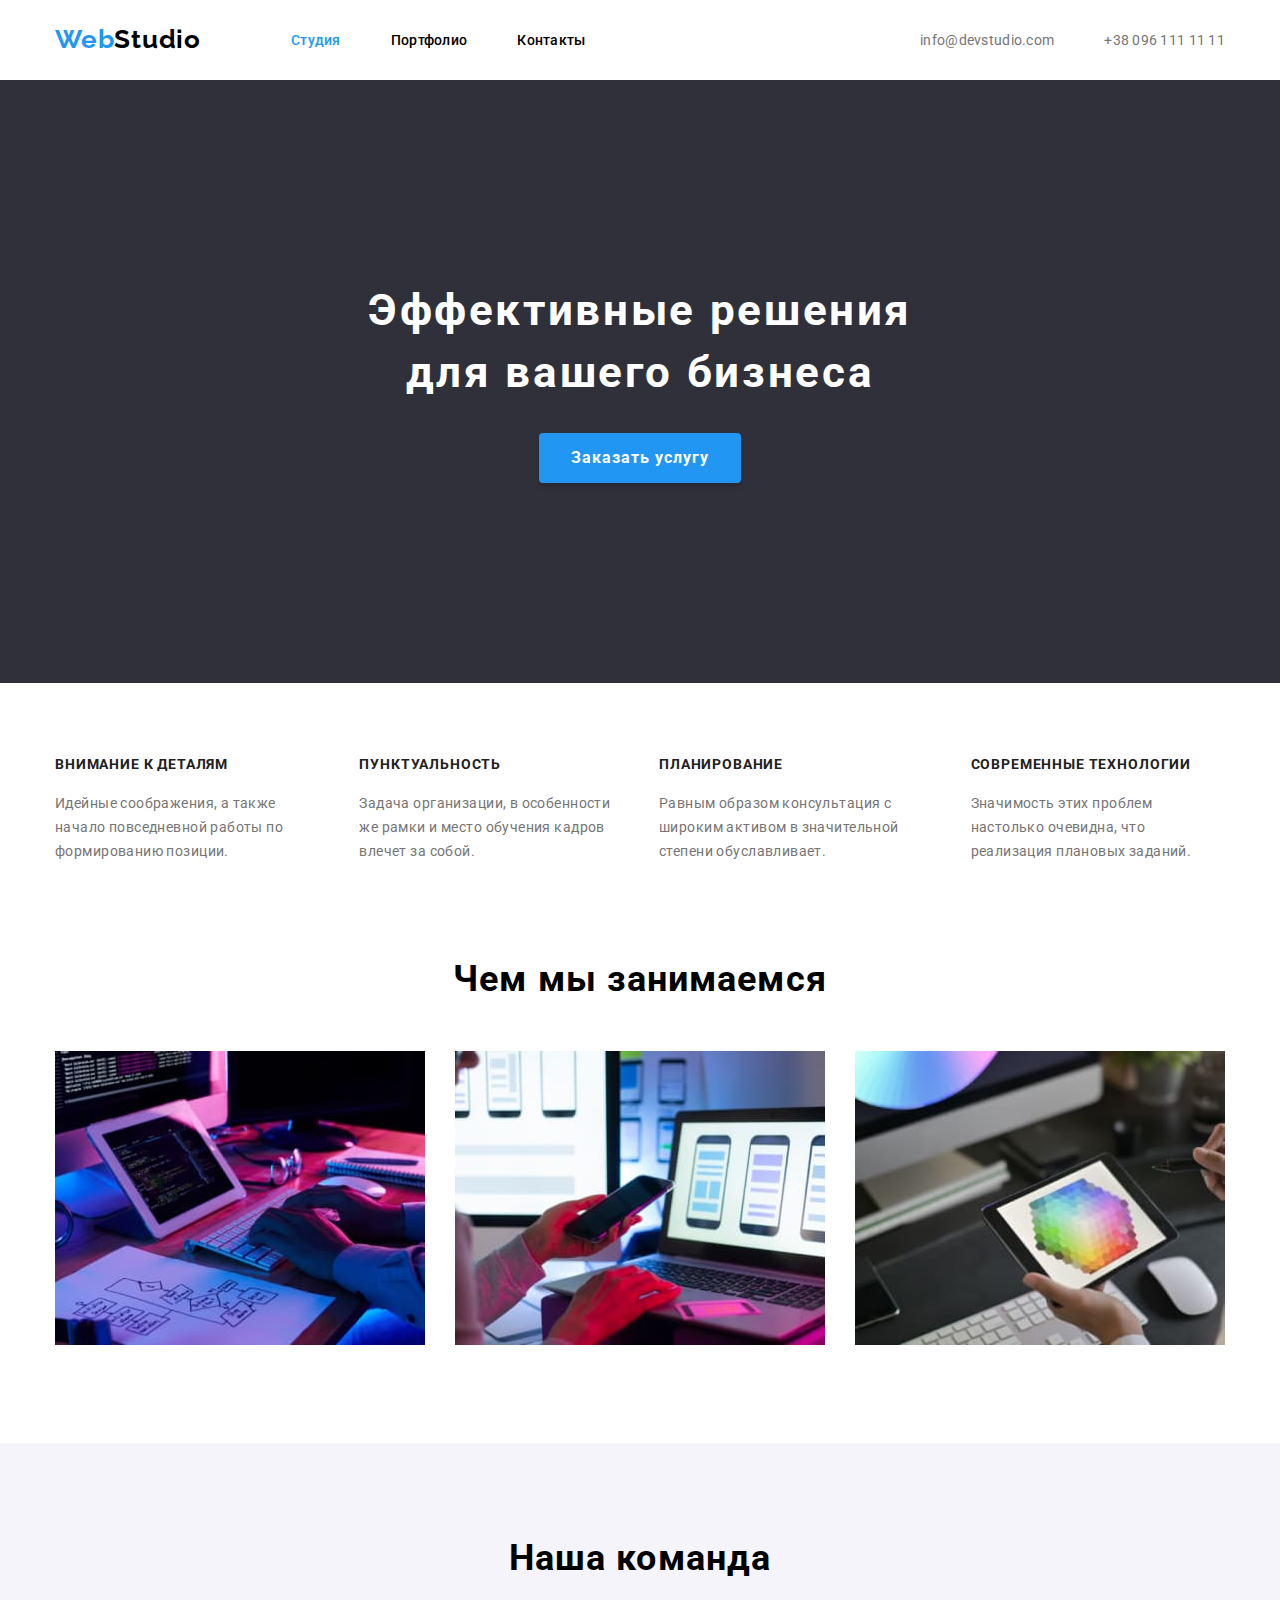
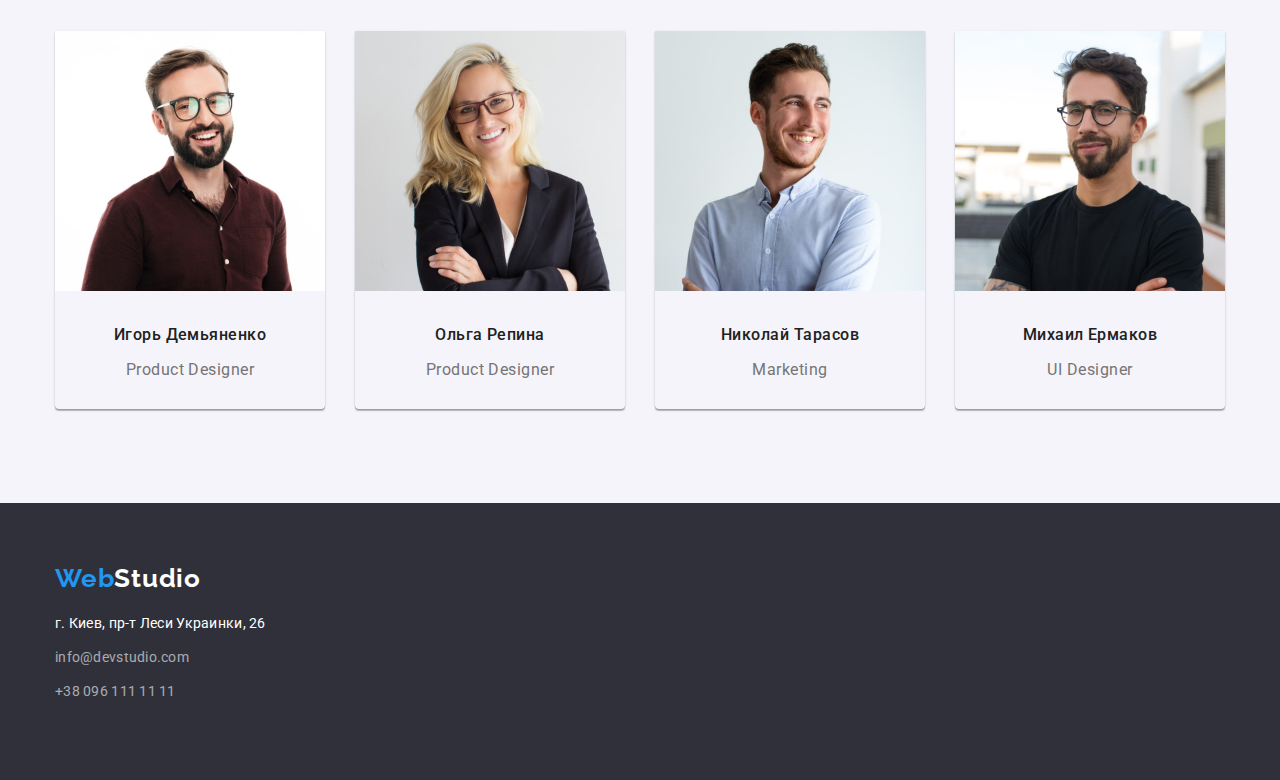
<file: index.html>
<!DOCTYPE html>
<html lang="en">
  <head>
    <meta charset="UTF-8" />
    <meta http-equiv="X-UA-Compatible" content="IE=edge" />
    <meta name="viewport" content="width=device-width, initial-scale=1.0" />
    <title>Work Denis Myrhoiazov</title>
    <link
      rel="stylesheet"
      href="https://cdnjs.cloudflare.com/ajax/libs/modern-normalize/1.1.0/modern-normalize.min.css"
    />
    <link
      href="https://fonts.googleapis.com/css2?family=Raleway:wght@700&family=Roboto:wght@400;500;700;900&display=swap"
      rel="stylesheet"
    />
    <link rel="stylesheet" href="./css/style.css" />
  </head>
  <body>
    <header class="header">
      <div class="container">
        <div class="nav-wrapper">
          <a class="logo nav-logo" href="index.html"><span>Web</span>Studio</a>
          <nav class="site-nav">
            <ul class="nav-list">
              <li class="item">
                <a class="nav-link studio-active" href="index.html">Студия</a>
              </li>
              <li class="item">
                <a class="nav-link" href="portfolio.html">Портфолио</a>
              </li>
              <li class="item"><a class="nav-link" href="#">Контакты</a></li>
            </ul>
          </nav>
          <div class="header-contact">
            <ul class="contact nav-contact">
              <li class="item">
                <a class="contact-link" href="mailto:info@devstudio.com"
                  >info@devstudio.com</a
                >
              </li>
              <li class="item">
                <a class="contact-link" href="tel:+80961111111"
                  >+38 096 111 11 11</a
                >
              </li>
            </ul>
          </div>
        </div>
      </div>
    </header>
    <main class="main">
      <section class="main-header">
        <h1 class="main-hero-title">
          Эффективные решения <br />
          для вашего бизнеса
        </h1>
        <button class="main-btn" type="button">Заказать услугу</button>
      </section>
      <!-- Не видимый заголовок -->
      <h2 class="main-text">Примеры услуг работы</h2>
      <!-- Не видимый заголовок -->
      <div class="container">
        <section class="our-work">
          <ul class="our-work-list">
            <li class="our-work-link">
              <h3 class="our-work__title">Внимание к деталям</h3>
              <p class="our-work__subtitle">
                Идейные соображения, а также начало повседневной работы по
                формированию позиции.
              </p>
            </li>

            <li class="our-work-link">
              <h3 class="our-work__title">Пунктуальность</h3>
              <p class="our-work__subtitle">
                Задача организации, в особенности же рамки и место обучения
                кадров влечет за собой.
              </p>
            </li>

            <li class="our-work-link">
              <h3 class="our-work__title">Планирование</h3>
              <p class="our-work__subtitle">
                Равным образом консультация с широким активом в значительной
                степени обуславливает.
              </p>
            </li>

            <li class="our-work-link">
              <h3 class="our-work__title">Современные технологии</h3>
              <p class="our-work__subtitle">
                Значимость этих проблем настолько очевидна, что реализация
                плановых заданий.
              </p>
            </li>
          </ul>
        </section>
        <section class="our-progress">
          <h2 class="progress-title title">Чем мы занимаемся</h2>

          <ul class="progress-list">
            <li class="progress-link">
              <img
                src="./images/img1.jpg"
                alt="Картинка компьютера 1"
                width="370"
                height="294"
              />
            </li>
            <li class="progress-link">
              <img
                src="./images/img2.jpg"
                alt="Картинка компьютера 2"
                width="370"
                height="294"
              />
            </li>
            <li class="progress-link">
              <img
                src="./images/img3.jpg"
                alt="Картинка компьютера 3"
                width="370"
                height="294"
              />
            </li>
          </ul>
        </section>
      </div>

      <section class="our-team">
        <div class="container">
          <h2 class="team-title title">Наша команда</h2>
          <ul class="team-list">
            <li class="team-link">
              <img
                src="./images/img-team1.jpg"
                alt="Игорь Демьяненко"
                width="270"
                height="260"
              />
              <h3 class="team-text">Игорь Демьяненко</h3>
              <p class="team-subtext">Product Designer</p>
            </li>
            <li class="team-link">
              <img
                src="./images/img-team2.jpg"
                alt="Ольга Репина"
                width="270"
                height="260"
              />
              <h3 class="team-text">Ольга Репина</h3>
              <p class="team-subtext">Product Designer</p>
            </li>

            <li class="team-link">
              <img
                src="./images/img-team3.jpg"
                alt="Николай Тарасов"
                width="270"
                height="260"
              />
              <h3 class="team-text">Николай Тарасов</h3>
              <p class="team-subtext">Marketing</p>
            </li>

            <li class="team-link">
              <img
                src="./images/img-team4.jpg"
                alt="Михаил Ермаков"
                width="270"
                height="260"
              />
              <h3 class="team-text">Михаил Ермаков</h3>
              <p class="team-subtext">UI Designer</p>
            </li>
          </ul>
        </div>
      </section>
    </main>
    <footer class="footer">
      <div class="container">
        <a class="logo footer-logo" href="index.html"><span>Web</span>Studio</a>
        <address>
          <ul class="contact footer-contact">
            <li class="item">
              <a
                class="contact-link footer-map"
                href="https://goo.gl/maps/vvdmtpZNE354Qot68"
                >г. Киев, пр-т Леси Украинки, 26</a
              >
            </li>
            <li class="item">
              <a class="contact-link" href="mailto:info@devstudio.com"
                >info@devstudio.com</a
              >
            </li>
            <li class="item">
              <a class="contact-link" href="tel:+80961111111"
                >+38 096 111 11 11</a
              >
            </li>
          </ul>
        </address>
      </div>
    </footer>
  </body>
</html>
</file>
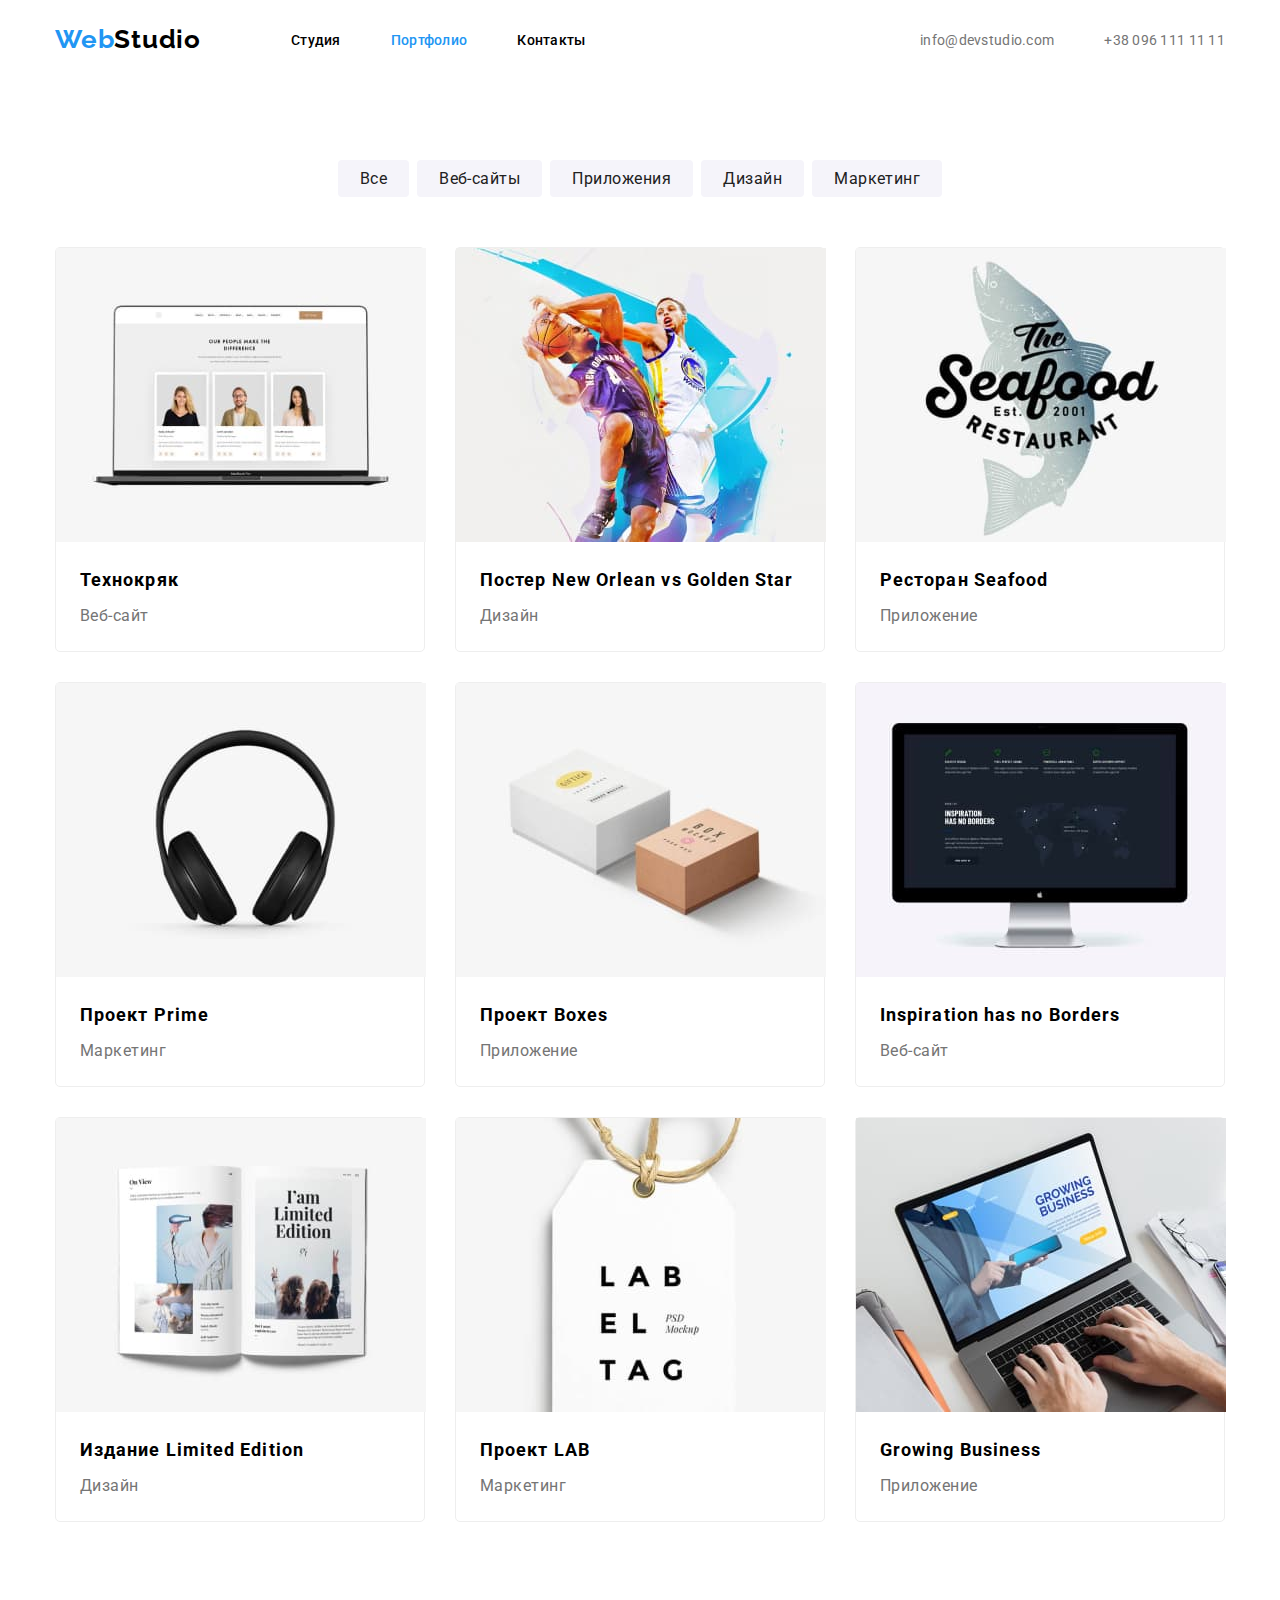
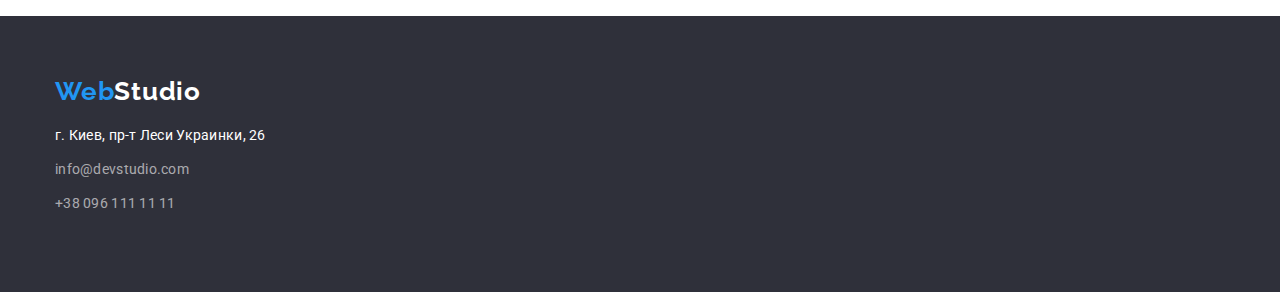
<file: portfolio.html>
<!DOCTYPE html>
<html lang="en">
  <head>
    <meta charset="UTF-8" />
    <meta http-equiv="X-UA-Compatible" content="IE=edge" />
    <meta name="viewport" content="width=device-width, initial-scale=1.0" />
    <title>Work Myrhoiazov 2</title>
    <link rel="stylesheet" href="https://cdnjs.cloudflare.com/ajax/libs/modern-normalize/1.1.0/modern-normalize.min.css">
    <link
      href="https://fonts.googleapis.com/css2?family=Raleway:wght@700&family=Roboto:wght@400;500;700;900&display=swap"
      rel="stylesheet"
    />
    <link rel="stylesheet" href="./css/style.css" />
  </head>
  <body>
    <header class="header">
      <div class="container">
        <div class="nav-wrapper">
            <a class="logo nav-logo" href="index.html"
              ><span>Web</span>Studio</a
            >
            <nav class="site-nav"></nav>
            <ul class="nav-list">
              <li class="item">
                <a class="nav-link " href="index.html">Студия</a>
              </li>
              <li class="item">
                <a class="nav-link portfolio-active" href="portfolio.html">Портфолио</a>
              </li>
              <li class="item"><a class="nav-link" href="#">Контакты</a></li>
            </ul>
          </nav>
          <div class="header-contact">
            <ul class="contact nav-contact">
              <li class="item">
                <a class="contact-link" href="mailto:info@devstudio.com"
                  >info@devstudio.com</a
                >
              </li>
              <li class="item">
                <a class="contact-link" href="tel:+80961111111"
                  >+38 096 111 11 11</a
                >
              </li>
            </ul>
          </div>
        </div>
      </div>
    </header>
    <main class="main-portfolio">
      <div class="container">
        <section class="portfolio-body">
          <!-- Не видимый заголовок  ГЕРОй-->
          <h1 class="main-text">Примеры услуг работы</h1>
          <!-- Не видимый заголовок -->
          <ul class="portfolio-link">
            <li class="btn">
              <button type="button">Все</button>
            </li>
            <li class="btn">
              <button type="button">Веб-сайты</button>
            </li>
            <li class="btn">
              <button type="button">Приложения</button>
            </li>
            <li class="btn">
              <button type="button">Дизайн</button>
            </li>
            <li class="btn">
              <button type="button">Маркетинг</button>
            </li>
          </ul>
          <ul class="portfolio-items">
            <li class="item">
              <img
                class="portfolio-img"
                src="./images/Portfolio/img1.jpg"
                alt="Технокряк"
                width="370"
              />
              <h3 class="portfolio-title">Технокряк</h3>
              <p class="portfolio-subtitle">Веб-сайт</p>
            </li>
            <li class="item">
              <img
                class="portfolio-img"
                src="./images/Portfolio/img2.jpg"
                alt="Постер New Orlean"
                width="370"
              />
              <h3 class="portfolio-title">Постер New Orlean vs Golden Star</h3>
              <p class="portfolio-subtitle">Дизайн</p>
            </li>
            <li class="item">
              <img
                class="portfolio-img"
                src="./images/Portfolio/img3.jpg"
                alt="Ресторан Seafood"
                width="370"
              />
              <h3 class="portfolio-title">Ресторан Seafood</h3>
              <p class="portfolio-subtitle">Приложение</p>
            </li>

            <li class="item">
              <img
                class="portfolio-img"
                src="./images/Portfolio/img4.jpg"
                alt="Проект Prime"
                width="370"
              />
              <h3 class="portfolio-title">Проект Prime</h3>
              <p class="portfolio-subtitle">Маркетинг</p>
            </li>

            <li class="item">
              <img
                class="portfolio-img"
                src="./images/Portfolio/img5.jpg"
                alt="Проект Boxes"
                width="370"
              />
              <h3 class="portfolio-title">Проект Boxes</h3>
              <p class="portfolio-subtitle">Приложение</p>
            </li>
            <li class="item">
              <img
                class="portfolio-img"
                src="./images/Portfolio/img6.jpg"
                alt="Inspiration has no Borders"
                width="370"
              />
              <h3 class="portfolio-title">Inspiration has no Borders</h3>
              <p class="portfolio-subtitle">Веб-сайт</p>
            </li>
            <li class="item">
              <img
                class="portfolio-img"
                src="./images/Portfolio/img7.jpg"
                alt="Издание Limited Edition"
                width="370"
              />
              <h3 class="portfolio-title">Издание Limited Edition</h3>
              <p class="portfolio-subtitle">Дизайн</p>
            </li>
            <li class="item">
              <img
                class="portfolio-img"
                src="./images/Portfolio/img8.jpg"
                alt="Проект LAB"
                width="370"
              />
              <h3 class="portfolio-title">Проект LAB</h3>
              <p class="portfolio-subtitle">Маркетинг</p>
            </li>
            <li class="item">
              <img
                class="portfolio-img"
                src="./images/Portfolio/img9.jpg"
                alt="ТGrowing Business"
                width="370"
              />
              <h3 class="portfolio-title">Growing Business</h3>
              <p class="portfolio-subtitle">Приложение</p>
            </li>
          </ul>
        </section>
      </div>
    </main>

    <footer class="footer">
      <div class="container">
        <a class="logo footer-logo" href="index.html"><span>Web</span>Studio</a>
        <address>
          <ul class="contact footer-contact">
            <li class="item">
              <a
                class="contact-link footer-map"
                href="https://goo.gl/maps/vvdmtpZNE354Qot68"
                >г. Киев, пр-т Леси Украинки, 26</a
              >
            </li>
            <li class="item">
              <a class="contact-link" href="mailto:info@devstudio.com"
                >info@devstudio.com</a
              >
            </li>
            <li class="item">
              <a class="contact-link" href="tel:+80961111111"
                >+38 096 111 11 11</a
              >
            </li>
          </ul>
        </address>
      </div>
    </footer>
  </body>
</html>
</file>
<file: css/style.css>
html {
  box-sizing: border-box;
}

*,
*::before,
*::after {
  box-sizing: inherit;
}

ul,
li {
  padding: 0;
}

/* Общие файлы Css */

/* ---------Брендовые цвета---------- */

:root {
  --blu-brand-color: #2196f3;
  --black-brand-color: rgba(33, 33, 33, 1);
  --grey-brand-color: rgba(117, 117, 117, 1);
  --white-brand-color: #fff;
  --black-logo: #000;
  --brand-color-footer: rgba(47, 48, 58, 1);
}

body {
  font-family: 'Roboto';
  box-sizing: border-box;
  color: #000;
  background-color: var(--white-brand-color);
  margin: 0;
}

.container {
  max-width: 1200px;
  margin: 0 auto;
  padding-left: 15px;
  padding-right: 15px;
}

/* -------Стилизация Навигации------- */

.nav-wrapper {
  display: flex;
  align-items: center;
  flex-wrap: wrap;
}

.site-nav {
  height: 80px;
  display: flex;
  align-items: center;
  flex-wrap: wrap;
}

/* Logo */

.logo {
  font-size: 26px;
  text-decoration: none;
  color: var(----black-brand-color);
  font-weight: 700;
  line-height: 1.2;
  font-family: 'Raleway';
  letter-spacing: 0.03em;
  margin-right: 90px;
}

.logo span {
  color: var(--blu-brand-color);
}

.nav-list,
.nav-contact {
  list-style: none;
  display: flex;
}

.nav-list .nav-link {
  color: var(----black-brand-color);
  font-size: 14px;
  line-height: 1.1;
  letter-spacing: 0.02em;
  font-weight: 500;
  text-decoration: none;
}

.nav-list .nav-link:hover,
.nav-list .nav-link:focus {
  color: var(--blu-brand-color);
}

.nav-list .portfolio-active,
 .nav-list .studio-active {
  color: var(--blu-brand-color);
}

/* стилизация нав контактов */

.nav-list .item + .item {
  margin-left: 50px;
}
.nav-contact .item + .item {
  margin-left: 50px;
}

.header-contact{
  margin-left: auto;
}

.contact .contact-link {
  color: var(--grey-brand-color);
  font-size: 14px;
  line-height: 1.1;
  letter-spacing: 0.02em;
  font-weight: 400;
  font-style: normal;
  text-decoration: none;
}

.contact .contact-link:hover,
.contact .contact-link:focus {
  color: var(--blu-brand-color);
}

/* Footer style */

.footer {
  background: var(--brand-color-footer);
  padding: 60px 0;
}

.footer-logo {
  color: var(--white-brand-color);
}

.footer-contact .item {
  margin-bottom: 9px;
  list-style: none;
  line-height: 1.8;
  font-size: 14px;
}

.footer-contact .contact-link {
  color: rgba(255, 255, 255, 0.6);
}

.footer-contact .footer-map {
  color: var(--white-brand-color);
}

/* ---------Стилизация Portfolio-------- */

/* Стилизация Portfolio Body */

/* Скрытй текст в портфолио */
.main-text {
  visibility: hidden;
}
/* Скрытй текст в портфолио */

.main-portfolio {
  padding-bottom: 94px;
}

.portfolio-link {
  list-style: none;
  display: flex;
  justify-content: center;
  flex-wrap: wrap;
  margin-bottom: 50px;
  margin-top: 0;
}

.portfolio-link button {
  margin: 0 4px;
  color: var(--black-brand-color);
  font-size: 16px;
  line-height: 1.6;
  letter-spacing: 0.03em;
  background: rgba(245, 244, 250, 1);
  padding: 6px 22px;
  border-radius: 4px;
  border: 0;
}
.portfolio-link button:hover,
 .portfolio-link button:focus {
  color: var(--white-brand-color);
  background-color: var(--blu-brand-color);
  cursor: pointer;
  box-shadow: 0 5px 15px rgba(117, 117, 117, 0.2);
}

.portfolio-items {
  display: flex;
  flex-wrap: wrap;
  align-items: center;
  justify-content: space-between;
  margin: 0;
}

.portfolio-items .item {
  margin-bottom: 30px;
  padding-bottom: 20px;

  list-style: none;
  width: 370px;

  border: 1px solid rgba(238, 238, 238, 1);
  border-radius: 5px;
  transform: scale(1);
  transition: transform 1s ease;
}

.portfolio-items .item:nth-last-child(-n + 3) {
  margin-bottom: 0;
}

.portfolio-items .item:hover {
  box-shadow: 0 5px 15px rgba(117, 117, 117, 0.2);
  transform: scale(1.01);
}

.portfolio-img {
  margin-bottom: 20px;
  display: block;
}

.portfolio-title {
  color: var(----black-brand-color);

  margin-top: 0;
  margin-bottom: 4px;
  margin-left: 24px;

  font-weight: 700;
  line-height: 2;
  letter-spacing: 0.06em;
  font-size: 18px;
}
.portfolio-subtitle {
  margin-left: 24px;
  margin-bottom: 0;
  margin-top: 0;

  font-weight: 400;
  color: var(--grey-brand-color);
  line-height: 1.8;
  letter-spacing: 0.03em;
  font-size: 16px;
}

/* ------------------Главная страница сайта-------------------- */

.main-header {
  background-color: var(--brand-color-footer);
  padding: 200px 0;
  text-align: center;
}
.main-hero-title {
  margin-top: 0;

  font-size: 44px;
  line-height: 1.4;
  letter-spacing: 0.06em;
  color: var(--white-brand-color);
}

.main-btn {
  background-color: var(--blu-brand-color);
  color: var(--white-brand-color);

  letter-spacing: 0.06em;
  font-weight: 700;
  font-size: 16px;
  font-family: inherit;
  line-height: 1.9;

  padding: 10px 32px;
  border: none;
  border-radius: 4px;
  box-shadow: 0px 4px 4px 0px rgba(0, 0, 0, 0.15);
  cursor: pointer;
}

/* Our Work */

.our-work {
  margin-bottom: 94px;
}

.our-work-list,
.progress-list,
.team-list {
  display: flex;
  justify-content: space-between;
  margin: 0;
}

.our-work-link,
.progress-link {
  list-style: none;
  margin-right: 30px;
}

.our-work-link:nth-child(4) {
  margin: 0;
}

.our-work__title {
  text-transform: uppercase;
  font-weight: 700;
  font-size: 14px;
  line-height: 2;
  letter-spacing: 0.06em;
  color: var(--black-brand-color);

  margin-top: 0;
}
.our-work__subtitle {
  font-size: 14px;
  line-height: 1.7;
  letter-spacing: 0.03em;
  color: var(--grey-brand-color);

  margin-top: 0;
  margin-bottom: 0;
}

/* Our progress */

.our-progress {
  padding-bottom: 94px;
}

.progress-link {
  list-style: none;
  margin-right: 30px;
}

.progress-link:nth-child(3) {
  margin: 0;
}

/* Общий Title */
.title {
  text-align: center;
  font-weight: 700;
  font-size: 36px;
  line-height: 1.2;
  letter-spacing: 0.03em;
  margin-bottom: 50px;
  margin-top: 0;
}

/* Our Team */

.our-team {
  background: rgba(245, 244, 250, 1);
  padding: 94px 0;
}
.team-list {
  display: flex;
  justify-content: space-between;
  flex-wrap: wrap;
}

.team-link {
  list-style: none;
  box-shadow: 0px 1px 3px rgba(0, 0, 0, 0.12), 0px 1px 1px rgba(0, 0, 0, 0.14),
    0px 2px 1px rgba(0, 0, 0, 0.2);
  border-radius: 0px 0px 4px 4px;
  /* margin-right: 30px; */
}

.team-text {
  text-align: center;
  font-weight: 500;
  font-size: 16px;
  line-height: 1.2;
  letter-spacing: 0.03em;
  color: var(--black-brand-color);
  margin-top: 30px;
  margin-bottom: 10px;
}
.team-subtext {
  text-align: center;
  color: var(--grey-brand-color);
  font-weight: 400;
  font-size: 16px;
  line-height: 1.2;
  letter-spacing: 0.03em;
  margin-bottom: 30px;
}
</file>
